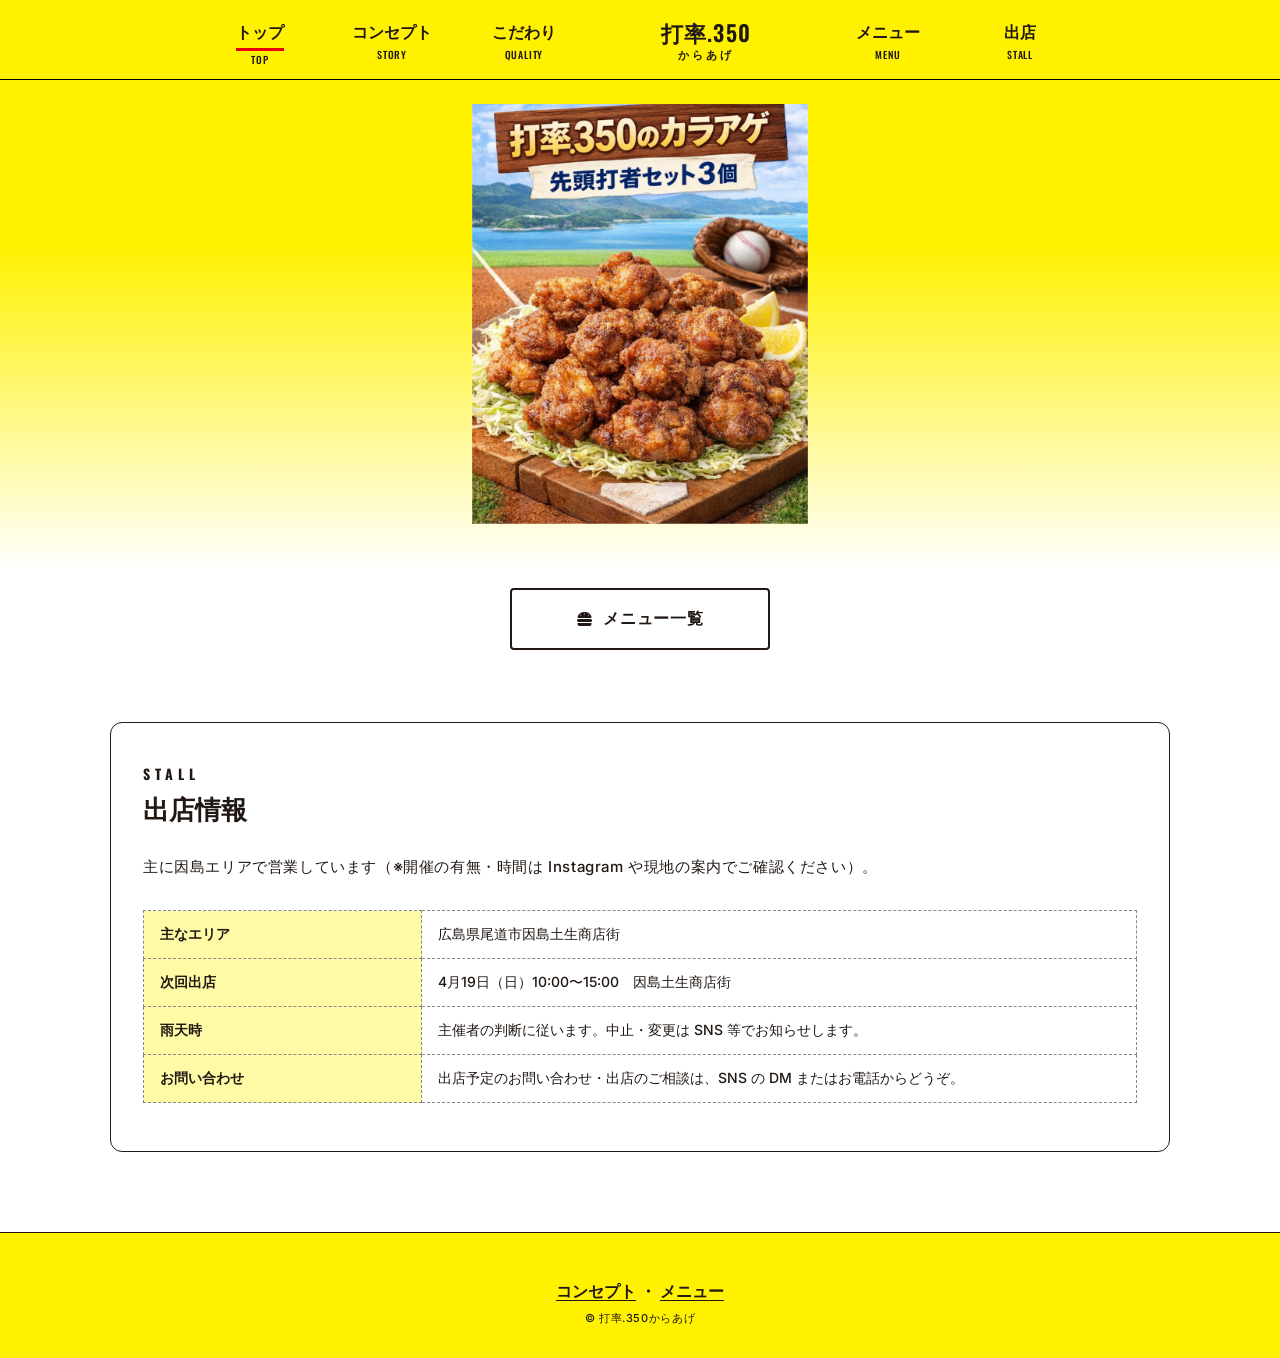
<file: index.html>
<!DOCTYPE html>
<html lang="ja">
<head>
  <meta charset="UTF-8" />
  <meta name="viewport" content="width=device-width, initial-scale=1, viewport-fit=cover" />
  <title>打率.350のからあげ | 因島マルシェの、ヒットの味</title>
  <meta name="description" content="因島のマルシェで味わう打率.350のからあげ。よさそう＆おいしそうを一度に。買える場所もすぐわかります。" />
  <link rel="preconnect" href="https://fonts.googleapis.com" />
  <link rel="preconnect" href="https://fonts.gstatic.com" crossorigin />
  <link href="https://fonts.googleapis.com/css2?family=Inter:wght@500;700&family=Oswald:wght@400;500;600&display=swap" rel="stylesheet" />
  <link rel="stylesheet" href="https://cdnjs.cloudflare.com/ajax/libs/font-awesome/6.5.1/css/all.min.css" crossorigin="anonymous" />
  <link rel="stylesheet" href="styles.css" />
</head>
<body>
  <div class="page">
    <header class="site-header">
      <div class="site-header__inner">
        <nav class="nav" aria-label="メインナビゲーション">
          <a class="nav__link is-current" href="index.html">
            <span class="nav__link-jp">トップ</span>
            <span class="nav__link-en">TOP</span>
          </a>
          <a class="nav__link" href="concept.html">
            <span class="nav__link-jp">コンセプト</span>
            <span class="nav__link-en">STORY</span>
          </a>
          <a class="nav__link" href="kodawari.html">
            <span class="nav__link-jp">こだわり</span>
            <span class="nav__link-en">QUALITY</span>
          </a>
          <a class="nav__logo nav__logo--text" href="index.html">
            <span class="nav__logo-main">打率.350</span>
            <span class="nav__logo-sub">からあげ</span>
          </a>
          <a class="nav__link" href="menu.html">
            <span class="nav__link-jp">メニュー</span>
            <span class="nav__link-en">MENU</span>
          </a>
          <a class="nav__link" href="#stall">
            <span class="nav__link-jp">出店</span>
            <span class="nav__link-en">STALL</span>
          </a>
        </nav>
      </div>
    </header>

    <main class="landing" id="top">
      <section class="landing-hero" aria-label="メインビジュアル">
        <img
          class="landing-hero__img"
          src="1.svg"
          alt="からあげ店頭POP"
          width="920"
          height="420"
        />
      </section>

      <div class="landing-cta">
        <a class="btn-cta" href="menu.html">
          <i class="fa-solid fa-burger" aria-hidden="true"></i>
          メニュー一覧
        </a>
      </div>

      <section class="stall-section" id="stall" aria-labelledby="stall-heading">
        <p class="stall-section__h2">STALL</p>
        <h2 class="stall-section__title" id="stall-heading">出店情報</h2>
        <p class="stall-section__lead">
          主に因島エリアで営業しています（※開催の有無・時間は Instagram や現地の案内でご確認ください）。
        </p>
        <table class="stall-table">
          <tbody>
            <tr>
              <th scope="row">主なエリア</th>
              <td>広島県尾道市因島土生商店街</td>
            </tr>
            <tr>
              <th scope="row">次回出店</th>
              <td>4月19日（日）10:00〜15:00　因島土生商店街</td>
            </tr>
            <tr>
              <th scope="row">雨天時</th>
              <td>主催者の判断に従います。中止・変更は SNS 等でお知らせします。</td>
            </tr>
            <tr>
              <th scope="row">お問い合わせ</th>
              <td>出店予定のお問い合わせ・出店のご相談は、SNS の DM またはお電話からどうぞ。</td>
            </tr>
          </tbody>
        </table>
      </section>
    </main>

    <footer class="site-footer--minimal">
      <a href="concept.html">コンセプト</a>
      ・
      <a href="menu.html">メニュー</a>
      <p>© 打率.350からあげ</p>
    </footer>
  </div>
</body>
</html>
</file>
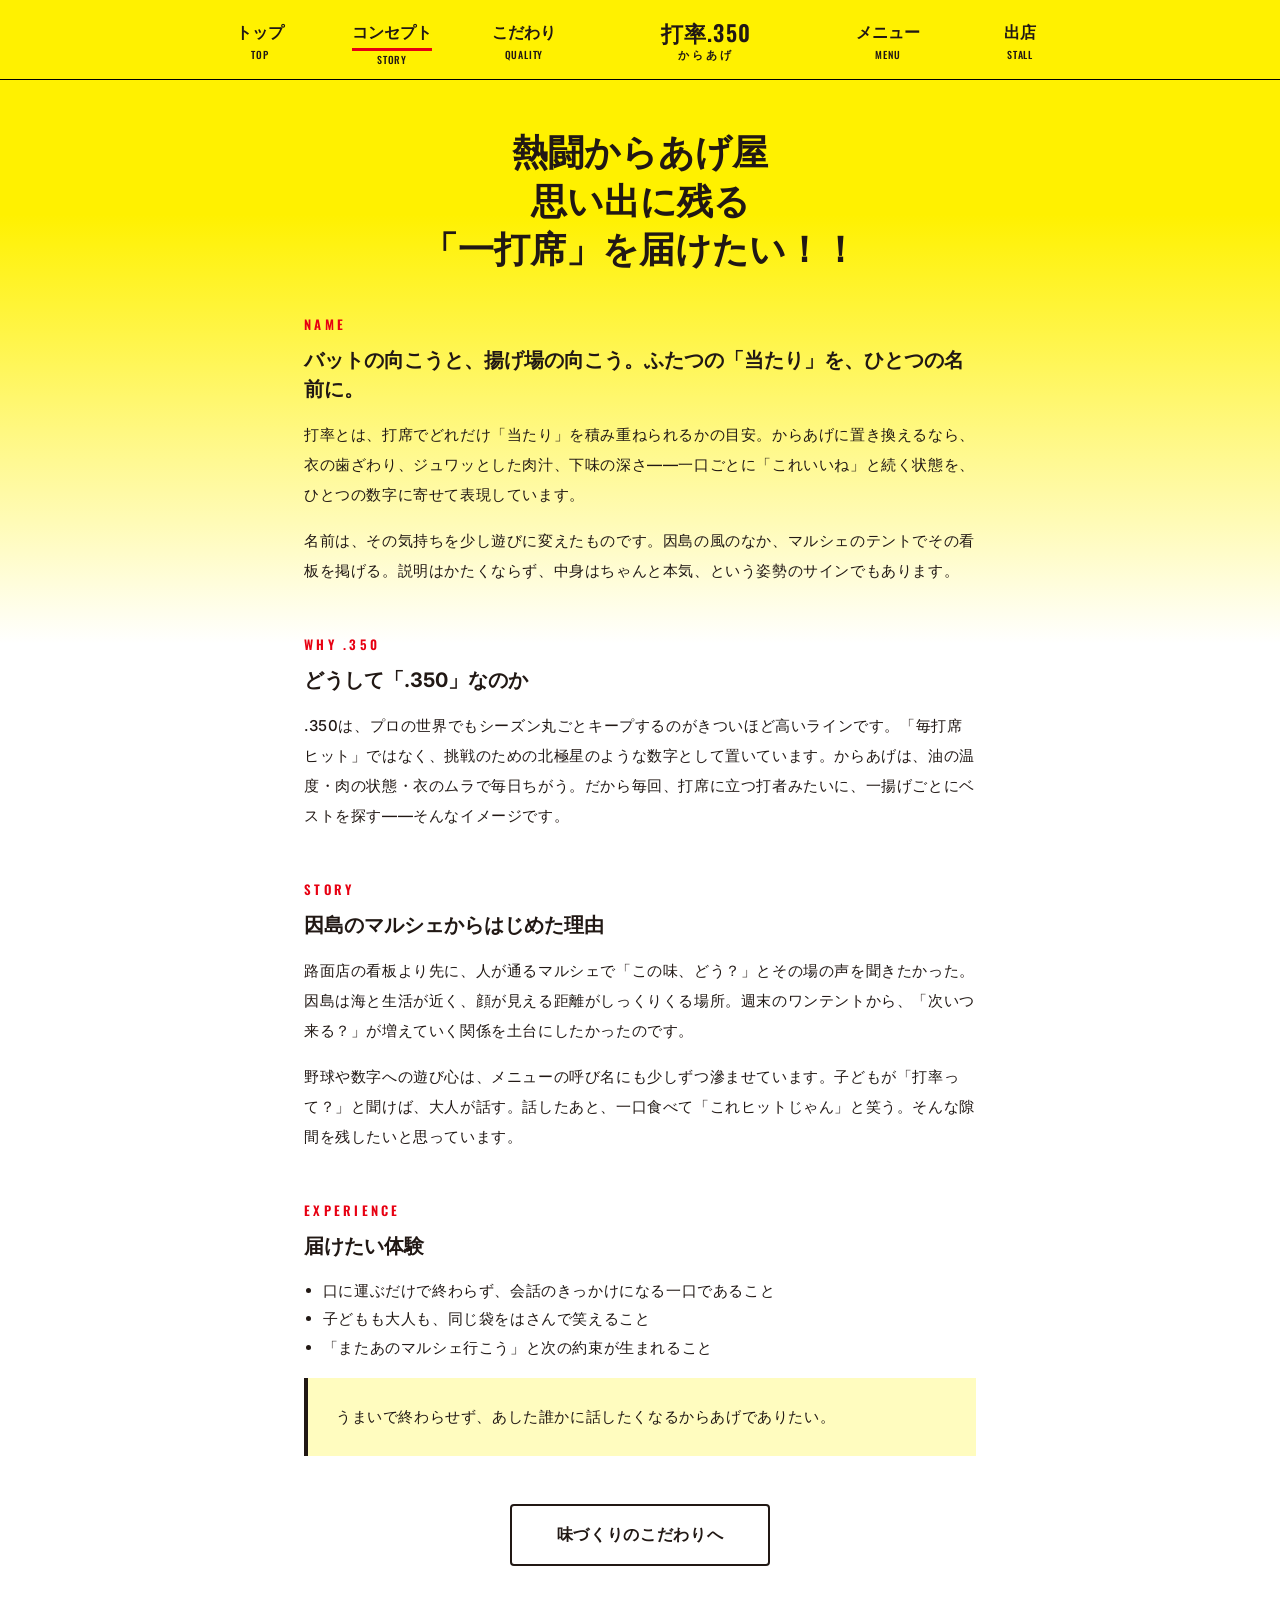
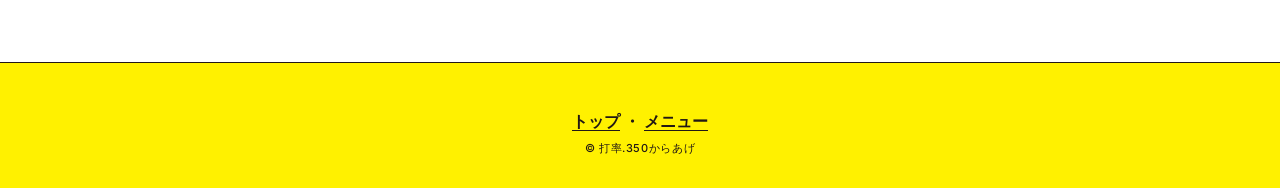
<file: concept.html>
<!DOCTYPE html>
<html lang="ja">
<head>
  <meta charset="UTF-8" />
  <meta name="viewport" content="width=device-width, initial-scale=1, viewport-fit=cover" />
  <title>コンセプト | 打率.350のからあげ</title>
  <meta name="description" content="打率.350という名前の意味、因島マルシェからのはじまり、そして食べたあとに会話が続く体験について。" />
  <link rel="preconnect" href="https://fonts.googleapis.com" />
  <link rel="preconnect" href="https://fonts.gstatic.com" crossorigin />
  <link href="https://fonts.googleapis.com/css2?family=Inter:wght@500;700&family=Oswald:wght@400;500;600&display=swap" rel="stylesheet" />
  <link rel="stylesheet" href="styles.css" />
</head>
<body>
  <div class="page page--sub">
    <header class="site-header">
      <div class="site-header__inner">
        <nav class="nav" aria-label="メインナビゲーション">
          <a class="nav__link" href="index.html">
            <span class="nav__link-jp">トップ</span>
            <span class="nav__link-en">TOP</span>
          </a>
          <a class="nav__link is-current" href="concept.html">
            <span class="nav__link-jp">コンセプト</span>
            <span class="nav__link-en">STORY</span>
          </a>
          <a class="nav__link" href="kodawari.html">
            <span class="nav__link-jp">こだわり</span>
            <span class="nav__link-en">QUALITY</span>
          </a>
          <a class="nav__logo nav__logo--text" href="index.html">
            <span class="nav__logo-main">打率.350</span>
            <span class="nav__logo-sub">からあげ</span>
          </a>
          <a class="nav__link" href="menu.html">
            <span class="nav__link-jp">メニュー</span>
            <span class="nav__link-en">MENU</span>
          </a>
          <a class="nav__link" href="index.html#stall">
            <span class="nav__link-jp">出店</span>
            <span class="nav__link-en">STALL</span>
          </a>
        </nav>
      </div>
    </header>

    <main class="content-page">
      <h1 class="content-page__h1">熱闘からあげ屋<br />思い出に残る<br />「一打席」を届けたい！！</h1>

      <article class="content-block">
        <h2>NAME</h2>
        <h3>バットの向こうと、揚げ場の向こう。ふたつの「当たり」を、ひとつの名前に。</h3>
        <p>
          打率とは、打席でどれだけ「当たり」を積み重ねられるかの目安。からあげに置き換えるなら、衣の歯ざわり、ジュワッとした肉汁、下味の深さ——一口ごとに「これいいね」と続く状態を、ひとつの数字に寄せて表現しています。
        </p>
        <p>
          名前は、その気持ちを少し遊びに変えたものです。因島の風のなか、マルシェのテントでその看板を掲げる。説明はかたくならず、中身はちゃんと本気、という姿勢のサインでもあります。
        </p>
      </article>

      <article class="content-block">
        <h2>WHY .350</h2>
        <h3>どうして「.350」なのか</h3>
        <p>
          .350は、プロの世界でもシーズン丸ごとキープするのがきついほど高いラインです。「毎打席ヒット」ではなく、挑戦のための北極星のような数字として置いています。からあげは、油の温度・肉の状態・衣のムラで毎日ちがう。だから毎回、打席に立つ打者みたいに、一揚げごとにベストを探す——そんなイメージです。
        </p>
      </article>

      <article class="content-block">
        <h2>STORY</h2>
        <h3>因島のマルシェからはじめた理由</h3>
        <p>
          路面店の看板より先に、人が通るマルシェで「この味、どう？」とその場の声を聞きたかった。因島は海と生活が近く、顔が見える距離がしっくりくる場所。週末のワンテントから、「次いつ来る？」が増えていく関係を土台にしたかったのです。
        </p>
        <p>
          野球や数字への遊び心は、メニューの呼び名にも少しずつ滲ませています。子どもが「打率って？」と聞けば、大人が話す。話したあと、一口食べて「これヒットじゃん」と笑う。そんな隙間を残したいと思っています。
        </p>
      </article>

      <article class="content-block">
        <h2>EXPERIENCE</h2>
        <h3>届けたい体験</h3>
        <ul>
          <li>口に運ぶだけで終わらず、会話のきっかけになる一口であること</li>
          <li>子どもも大人も、同じ袋をはさんで笑えること</li>
          <li>「またあのマルシェ行こう」と次の約束が生まれること</li>
        </ul>
        <p class="pull-quote">
          うまいで終わらせず、あした誰かに話したくなるからあげでありたい。
        </p>
      </article>

      <p style="text-align: center; margin-top: 48px;">
        <a class="btn-cta" href="kodawari.html">味づくりのこだわりへ</a>
      </p>
    </main>

    <footer class="site-footer--minimal">
      <a href="index.html">トップ</a>
      ・
      <a href="menu.html">メニュー</a>
      <p>© 打率.350からあげ</p>
    </footer>
  </div>
</body>
</html>
</file>
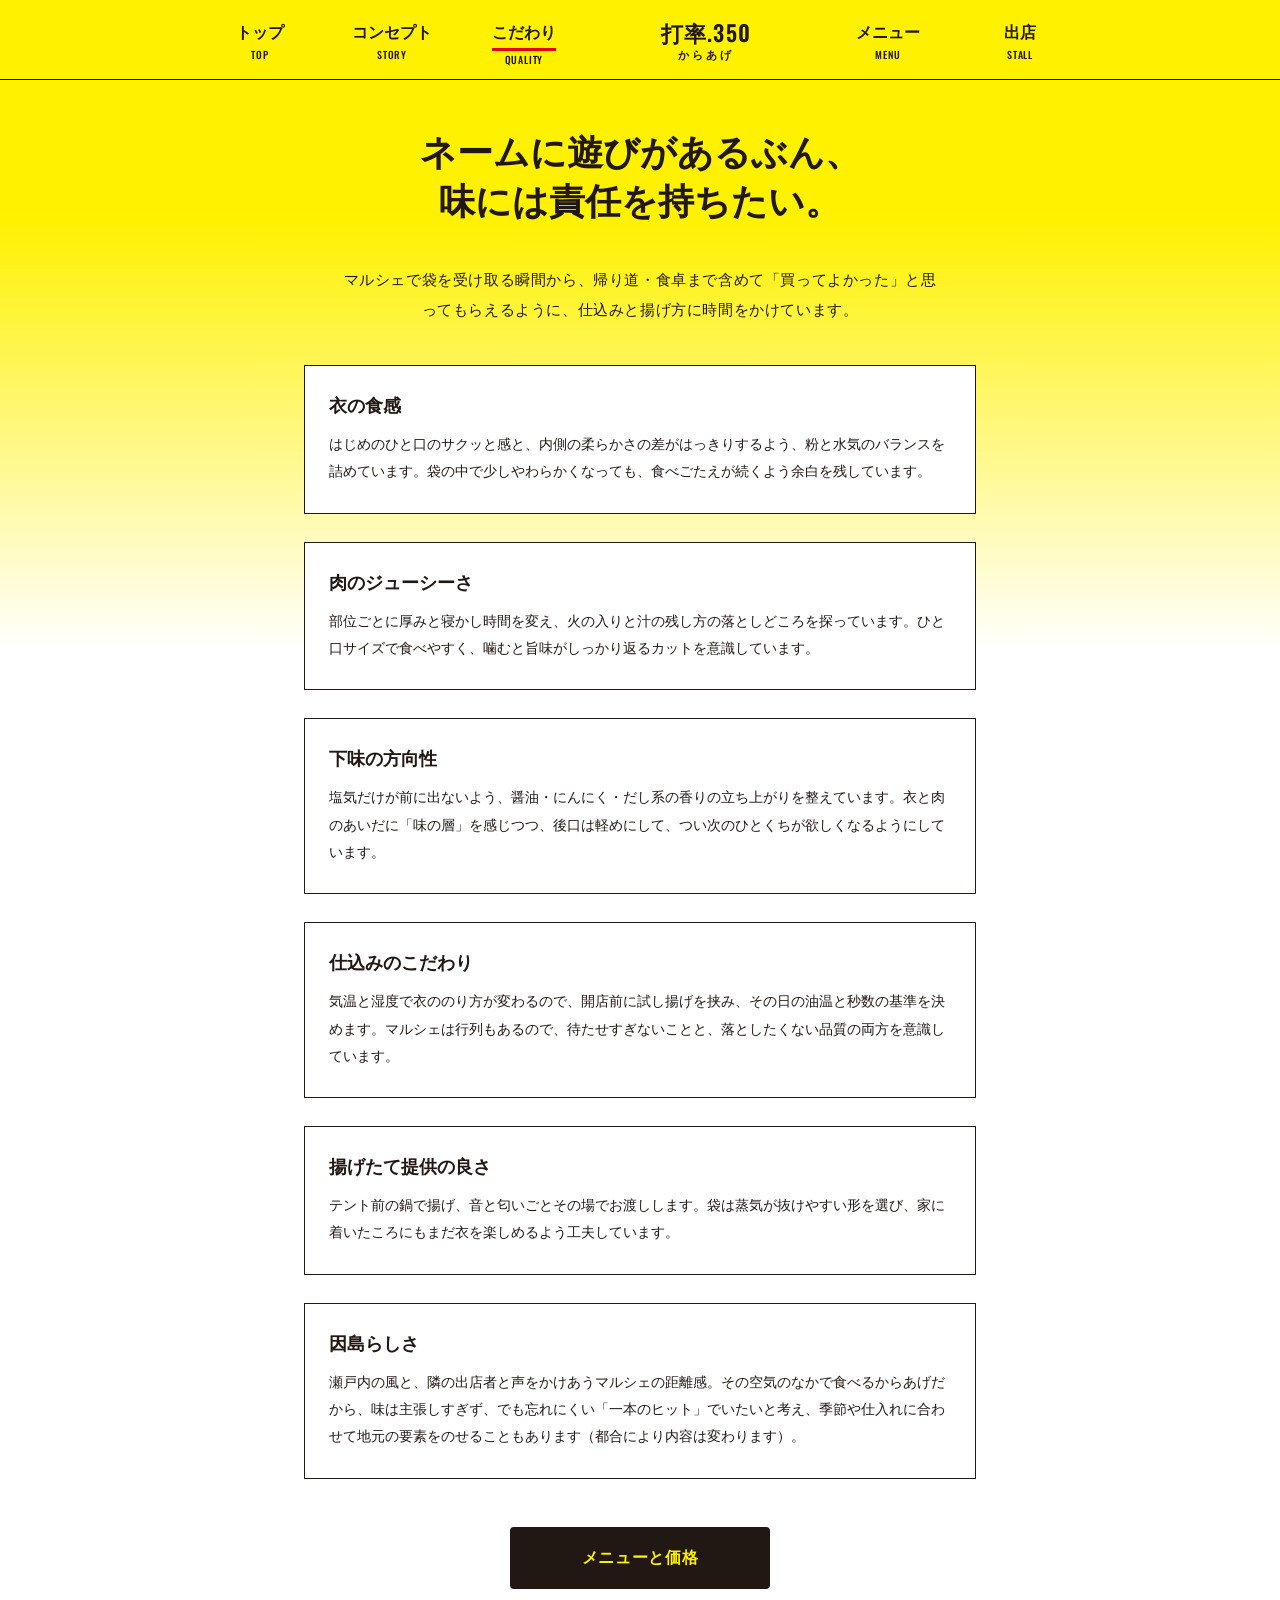
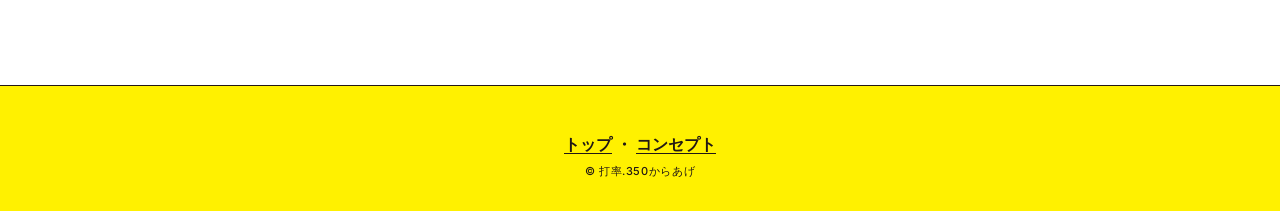
<file: kodawari.html>
<!DOCTYPE html>
<html lang="ja">
<head>
  <meta charset="UTF-8" />
  <meta name="viewport" content="width=device-width, initial-scale=1, viewport-fit=cover" />
  <title>こだわり | 打率.350のからあげ</title>
  <meta name="description" content="衣・肉汁・下味・仕込み・揚げたて・因島の空気感。からあげの強みを言葉でまとめました。" />
  <link rel="preconnect" href="https://fonts.googleapis.com" />
  <link rel="preconnect" href="https://fonts.gstatic.com" crossorigin />
  <link href="https://fonts.googleapis.com/css2?family=Inter:wght@500;700&family=Oswald:wght@400;500;600&display=swap" rel="stylesheet" />
  <link rel="stylesheet" href="styles.css" />
</head>
<body>
  <div class="page page--sub">
    <header class="site-header">
      <div class="site-header__inner">
        <nav class="nav" aria-label="メインナビゲーション">
          <a class="nav__link" href="index.html">
            <span class="nav__link-jp">トップ</span>
            <span class="nav__link-en">TOP</span>
          </a>
          <a class="nav__link" href="concept.html">
            <span class="nav__link-jp">コンセプト</span>
            <span class="nav__link-en">STORY</span>
          </a>
          <a class="nav__link is-current" href="kodawari.html">
            <span class="nav__link-jp">こだわり</span>
            <span class="nav__link-en">QUALITY</span>
          </a>
          <a class="nav__logo nav__logo--text" href="index.html">
            <span class="nav__logo-main">打率.350</span>
            <span class="nav__logo-sub">からあげ</span>
          </a>
          <a class="nav__link" href="menu.html">
            <span class="nav__link-jp">メニュー</span>
            <span class="nav__link-en">MENU</span>
          </a>
          <a class="nav__link" href="index.html#stall">
            <span class="nav__link-jp">出店</span>
            <span class="nav__link-en">STALL</span>
          </a>
        </nav>
      </div>
    </header>

    <main class="content-page">
      <h1 class="content-page__h1">ネームに遊びがあるぶん、<br />味には責任を持ちたい。</h1>

      <p style="font-size: 15px; font-weight: 500; line-height: 2; letter-spacing: 0.04em; text-align: center; max-width: 40em; margin: 0 auto 40px;">
        マルシェで袋を受け取る瞬間から、帰り道・食卓まで含めて「買ってよかった」と思ってもらえるように、仕込みと揚げ方に時間をかけています。
      </p>

      <div class="kodawari-grid">
        <article class="kodawari-card">
          <h3>衣の食感</h3>
          <p>
            はじめのひと口のサクッと感と、内側の柔らかさの差がはっきりするよう、粉と水気のバランスを詰めています。袋の中で少しやわらかくなっても、食べごたえが続くよう余白を残しています。
          </p>
        </article>
        <article class="kodawari-card">
          <h3>肉のジューシーさ</h3>
          <p>
            部位ごとに厚みと寝かし時間を変え、火の入りと汁の残し方の落としどころを探っています。ひと口サイズで食べやすく、噛むと旨味がしっかり返るカットを意識しています。
          </p>
        </article>
        <article class="kodawari-card">
          <h3>下味の方向性</h3>
          <p>
            塩気だけが前に出ないよう、醤油・にんにく・だし系の香りの立ち上がりを整えています。衣と肉のあいだに「味の層」を感じつつ、後口は軽めにして、つい次のひとくちが欲しくなるようにしています。
          </p>
        </article>
        <article class="kodawari-card">
          <h3>仕込みのこだわり</h3>
          <p>
            気温と湿度で衣ののり方が変わるので、開店前に試し揚げを挟み、その日の油温と秒数の基準を決めます。マルシェは行列もあるので、待たせすぎないことと、落としたくない品質の両方を意識しています。
          </p>
        </article>
        <article class="kodawari-card">
          <h3>揚げたて提供の良さ</h3>
          <p>
            テント前の鍋で揚げ、音と匂いごとその場でお渡しします。袋は蒸気が抜けやすい形を選び、家に着いたころにもまだ衣を楽しめるよう工夫しています。
          </p>
        </article>
        <article class="kodawari-card">
          <h3>因島らしさ</h3>
          <p>
            瀬戸内の風と、隣の出店者と声をかけあうマルシェの距離感。その空気のなかで食べるからあげだから、味は主張しすぎず、でも忘れにくい「一本のヒット」でいたいと考え、季節や仕入れに合わせて地元の要素をのせることもあります（都合により内容は変わります）。
          </p>
        </article>
      </div>

      <p style="text-align: center; margin-top: 48px;">
        <a class="btn-cta btn-cta--primary" href="menu.html">メニューと価格</a>
      </p>
    </main>

    <footer class="site-footer--minimal">
      <a href="index.html">トップ</a>
      ・
      <a href="concept.html">コンセプト</a>
      <p>© 打率.350からあげ</p>
    </footer>
  </div>
</body>
</html>
</file>
<file: styles.css>
/* ミツボシカラアゲ — Figma (html.to.design) 1920w light 準拠 */
:root {
  --yellow: #fff100;
  --yellow-deep: #fffe6a;
  --ink: #211814;
  --ink-2: #231816;
  --ink-3: #1f1813;
  --white: #ffffff;
  --red-star: #e70012;
  --gray-line: #888888;
  --gray-note: #888888;
  --max: 1920px;
  --content: 1060px;
  --hero-inner: 1350px;
  --font-body: "Inter", sans-serif;
  --font-display: "Oswald", sans-serif;
}

*,
*::before,
*::after {
  box-sizing: border-box;
}

html {
  scroll-behavior: smooth;
}

body {
  margin: 0;
  font-family: var(--font-body);
  font-weight: 700;
  color: var(--ink);
  background: var(--white);
  -webkit-font-smoothing: antialiased;
}

img {
  max-width: 100%;
  height: auto;
  vertical-align: middle;
  display: block;
}

a {
  color: inherit;
  text-decoration: none;
}

.page {
  max-width: var(--max);
  margin: 0 auto;
  min-height: 100vh;
  background: linear-gradient(180deg, var(--yellow) 0%, var(--yellow) 18%, var(--white) 42%);
}

/* ----- Header ----- */
.site-header {
  position: sticky;
  top: 0;
  z-index: 100;
  height: 80px;
  background: var(--yellow);
  border-bottom: 1px solid #000;
}

.site-header__inner {
  max-width: var(--max);
  margin: 0 auto;
  padding: 20px 285px 0;
  display: flex;
  align-items: flex-start;
  justify-content: center;
}

.nav {
  display: flex;
  align-items: flex-start;
  gap: 0;
  width: 1350px;
  justify-content: space-between;
}

.nav__link {
  display: flex;
  flex-direction: column;
  align-items: center;
  text-align: center;
  min-width: 120px;
  padding: 0 8px;
}

.nav__link-jp {
  font-size: 16px;
  font-weight: 700;
  line-height: 1.6;
  color: var(--ink);
}

.nav__link-en {
  font-family: var(--font-display);
  font-weight: 500;
  font-size: 10px;
  letter-spacing: 0.08em;
  line-height: 1.8;
  color: var(--ink);
}

.nav__deco {
  width: 10px;
  height: 25px;
  margin-top: 8px;
  object-fit: contain;
  opacity: 0.9;
}

.nav__logo {
  flex-shrink: 0;
  width: 188px;
  height: auto;
  margin: 0 16px;
}

.nav__logo img {
  width: 100%;
}

/* ----- Hero ----- */
.hero {
  position: relative;
  padding: 0 285px;
  padding-bottom: 0;
}

.hero__frame {
  position: relative;
  width: var(--hero-inner);
  max-width: 100%;
  margin: 0 auto;
  border: 1px solid var(--ink-2);
  background: #000;
  aspect-ratio: 1350 / 702;
  overflow: hidden;
}

.hero__slides {
  position: absolute;
  inset: 1px;
}

.hero__slide {
  position: absolute;
  inset: 0;
  opacity: 0;
  transition: opacity 0.6s ease;
}

.hero__slide.is-active {
  opacity: 1;
}

.hero__slide img {
  width: 100%;
  height: 100%;
  object-fit: cover;
}

.hero__btn {
  position: absolute;
  top: 50%;
  transform: translateY(-50%);
  width: 56px;
  height: 56px;
  border: none;
  background: var(--ink);
  color: var(--white);
  cursor: pointer;
  display: flex;
  align-items: center;
  justify-content: center;
  font-size: 22px;
  z-index: 2;
}

.hero__btn--prev {
  left: -29px;
}

.hero__btn--next {
  right: -29px;
}

.hero__tagline {
  position: relative;
  width: min(1135px, 94vw);
  margin: -50px auto 0;
  z-index: 3;
  border: 1px solid var(--ink-2);
  border-bottom: none;
  background: var(--yellow);
  padding: 0;
}

.hero__tagline img {
  width: 100%;
}

/* ----- News ----- */
.news {
  width: min(var(--content), calc(100% - 48px));
  margin: 80px auto 0;
  background: var(--white);
  border-radius: 10px;
  padding: 40px 80px 32px;
  box-shadow: 0 1px 0 rgba(0, 0, 0, 0.06);
}

.news__row {
  display: flex;
  flex-wrap: wrap;
  gap: 8px 16px;
  align-items: baseline;
}

.news__date {
  font-family: var(--font-display);
  font-weight: 600;
  font-size: 10px;
  letter-spacing: 0.1em;
  line-height: 1.8;
}

.news__title {
  font-size: 13px;
  font-weight: 700;
  line-height: 1.8;
}

.news__label {
  margin-top: 8px;
  display: inline-flex;
  align-items: center;
  gap: 8px;
  border-left: 3px solid var(--ink-3);
  padding-left: 20px;
  font-family: var(--font-display);
  font-weight: 600;
  font-size: 10px;
  letter-spacing: 0.3em;
  line-height: 1.8;
}

.news__more {
  margin-top: 16px;
  display: flex;
  align-items: center;
  justify-content: flex-end;
  gap: 6px;
  font-family: var(--font-display);
  font-weight: 600;
  font-size: 12px;
  letter-spacing: 0.1em;
}

.news__more img {
  width: 51px;
  height: auto;
}

/* ----- Intro: rice + carousel ----- */
.intro-block {
  margin-top: 100px;
  padding: 0 415px 80px;
  position: relative;
}

.intro-rice {
  display: grid;
  grid-template-columns: 460px 1fr;
  gap: 48px 109px;
  align-items: start;
  max-width: 1090px;
  margin: 0 auto;
}

.intro-rice__photo {
  border-radius: 0;
}

.intro-rice__photo img {
  width: 460px;
  max-width: 100%;
}

.intro-rice__heading img {
  max-width: 491px;
}

.intro-rice__text {
  grid-column: 2;
  font-size: 15px;
  font-weight: 700;
  line-height: 2;
  letter-spacing: 0.06em;
  max-width: 440px;
}

.deco-curve {
  position: absolute;
  right: 0;
  top: 0;
  width: min(634px, 35vw);
  pointer-events: none;
  opacity: 1;
}

.carousel-section {
  margin-top: 48px;
  position: relative;
  max-width: 1100px;
}

.carousel-main {
  position: relative;
  aspect-ratio: 1100 / 580;
  overflow: hidden;
  background: #111;
}

.carousel-main__slide {
  position: absolute;
  inset: 0;
  opacity: 0;
  transition: opacity 0.5s ease;
}

.carousel-main__slide.is-active {
  opacity: 1;
}

.carousel-main__slide img {
  width: 100%;
  height: 100%;
  object-fit: cover;
}

.carousel-dots {
  display: flex;
  gap: 8px;
  justify-content: center;
  margin-top: 16px;
}

.carousel-dots button {
  width: 16px;
  height: 16px;
  border: none;
  background: transparent;
  color: var(--yellow);
  font-size: 15px;
  cursor: pointer;
  opacity: 0.5;
  padding: 0;
  line-height: 1;
}

.carousel-dots button.is-active {
  opacity: 1;
}

.intro-yellow-panel {
  position: absolute;
  right: -90px;
  top: 240px;
  width: min(620px, 40vw);
  background: var(--white);
  padding: 80px 70px 48px;
  z-index: 2;
}

.intro-yellow-panel__heading img {
  max-width: 100%;
  margin-bottom: 16px;
}

.intro-yellow-panel__sub {
  background: var(--ink-2);
  color: var(--white);
  font-size: 13px;
  font-weight: 700;
  letter-spacing: 0.06em;
  line-height: 1.4;
  padding: 4px 12px;
  display: inline-block;
  margin-bottom: 24px;
}

.intro-yellow-panel__body {
  font-size: 15px;
  font-weight: 700;
  line-height: 2;
  letter-spacing: 0.06em;
}

/* ----- Intro: 揚げたて + 写真行（Figma intro__block 01） ----- */
.intro-fry {
  display: grid;
  grid-template-columns: minmax(380px, 1fr) minmax(400px, 1.2fr);
  grid-template-rows: auto auto;
  gap: 0;
  margin-top: 100px;
  max-width: var(--max);
  margin-left: auto;
  margin-right: auto;
  align-items: start;
}

.intro-fry__text {
  padding: 120px 48px 48px min(430px, 12vw);
  grid-column: 1;
  grid-row: 1;
}

.intro-fry__text .heading-img {
  max-width: 438px;
  margin-bottom: 24px;
}

.intro-fry__copy {
  font-size: 15px;
  font-weight: 700;
  line-height: 2;
  letter-spacing: 0.06em;
  max-width: 400px;
  margin: 0;
}

.intro-fry__photo {
  grid-column: 2;
  grid-row: 1;
  min-height: 400px;
}

.intro-fry__photo img {
  width: 100%;
  height: 100%;
  min-height: 500px;
  object-fit: cover;
  object-position: center;
}

.intro-fry__chicken {
  grid-column: 2;
  grid-row: 2;
  margin-top: -80px;
  position: relative;
  z-index: 1;
}

.intro-fry__chicken img {
  width: 100%;
  max-width: 1056px;
  margin-left: auto;
  display: block;
  object-fit: cover;
}

/* ----- WHAT'S block ----- */
.whats {
  max-width: 1060px;
  margin: 80px auto 0;
  padding: 8px 0 48px;
  border-left: 3px solid var(--ink);
  border-top: 1px solid var(--ink);
}

.whats__inner {
  padding: 48px 48px 40px 24px;
  display: grid;
  grid-template-columns: 280px 1fr;
  gap: 32px 48px;
  align-items: start;
}

.whats__vertical {
  font-family: var(--font-display);
  font-weight: 500;
  font-size: 10px;
  letter-spacing: 0.38em;
  writing-mode: vertical-rl;
  text-orientation: mixed;
  line-height: 1.8;
  grid-row: 1 / span 3;
  justify-self: start;
  padding-top: 8px;
}

.whats__logo img {
  max-width: 265px;
}

.whats__title-bar {
  background: var(--ink-2);
  color: var(--white);
  text-align: center;
  font-size: 13px;
  font-weight: 700;
  letter-spacing: 0.06em;
  padding: 4px 24px;
  margin-bottom: 16px;
  display: inline-block;
  min-width: 280px;
}

.whats__text {
  font-size: 15px;
  font-weight: 700;
  line-height: 2;
  letter-spacing: 0.06em;
}

.whats__note {
  margin-top: 16px;
}

/* ----- MENU (dark) ----- */
.menu-section {
  margin-top: 120px;
  background: var(--ink);
  color: var(--white);
  padding: 100px 270px 120px;
}

.menu-section__title {
  text-align: center;
  margin-bottom: 24px;
}

.menu-section__stars {
  font-family: var(--font-display);
  font-weight: 500;
  font-size: 24px;
  letter-spacing: 0.53em;
  color: var(--red-star);
  margin-bottom: 8px;
}

.menu-section__h2 {
  font-family: var(--font-display);
  font-weight: 500;
  font-size: clamp(40px, 5vw, 64px);
  letter-spacing: 0.2em;
  line-height: 1.4;
  margin: 0;
}

.menu-section__rule {
  max-width: 450px;
  margin: 32px auto 0;
  border-top: 1px solid var(--gray-line);
  padding-top: 12px;
  text-align: center;
  font-size: 13px;
  font-weight: 500;
  color: var(--white);
}

.menu-category {
  max-width: var(--content);
  margin: 48px auto 0;
}

.menu-category__head {
  display: flex;
  align-items: flex-end;
  gap: 16px;
  padding-bottom: 12px;
  border-bottom: 1px dashed var(--gray-line);
  margin-bottom: 24px;
}

.menu-category__star {
  color: var(--red-star);
  font-size: 20px;
  font-weight: 700;
  line-height: 1.8;
}

.menu-category__jp {
  font-size: 40px;
  font-weight: 700;
  line-height: 1.8;
}

.menu-category__en {
  font-family: var(--font-display);
  font-weight: 500;
  font-size: 10px;
  letter-spacing: 0.8em;
  margin-bottom: 8px;
}

.menu-grid {
  display: grid;
  grid-template-columns: repeat(3, 1fr);
  gap: 32px 24px;
}

.menu-item__photo {
  margin-bottom: 12px;
}

.menu-item__photo img {
  width: 100%;
  max-height: 200px;
  object-fit: cover;
}

.menu-item__h4 {
  font-size: 26px;
  font-weight: 700;
  text-align: center;
  line-height: 1.8;
  margin: 0 0 8px;
}

.menu-item__desc {
  font-size: 13px;
  font-weight: 500;
  line-height: 1.8;
  margin-bottom: 12px;
}

.price-rows {
  display: flex;
  flex-direction: column;
  gap: 0;
}

.price-row {
  display: grid;
  grid-template-columns: 1fr 60px;
  align-items: center;
  border-top: 1px dashed var(--gray-line);
  padding: 8px 0;
  font-size: 13px;
}

.price-row__label {
  font-weight: 500;
  text-align: right;
  padding-right: 12px;
}

.price-row__price {
  font-family: var(--font-display);
  font-weight: 400;
  font-size: 13px;
  letter-spacing: 0.2em;
}

.menu-note-yellow {
  color: var(--yellow);
  font-size: 14px;
  font-weight: 500;
  line-height: 1.8;
  margin-left: auto;
  text-align: right;
  flex: 1;
}

.bento-grid {
  display: grid;
  grid-template-columns: repeat(3, 1fr);
  gap: 40px 32px;
}

.bento-card__img-wrap {
  position: relative;
  margin-bottom: 12px;
}

.bento-card__img-wrap .badge {
  position: absolute;
  left: 0;
  top: -10px;
  width: 78px;
}

.bento-card__h4 {
  font-size: 26px;
  font-weight: 700;
  margin: 0 0 4px;
}

.bento-card__price {
  font-family: var(--font-display);
  font-size: 15px;
  letter-spacing: 0.2em;
  margin-bottom: 8px;
}

.bento-card__desc {
  font-size: 13px;
  font-weight: 500;
  line-height: 1.8;
}

.bento-card__note {
  font-size: 11px;
  font-weight: 700;
  margin-top: 8px;
}

/* ----- Shop promo ----- */
.shop-promo {
  position: relative;
  min-height: 591px;
  max-width: var(--max);
  margin: 0 auto;
  padding: 140px min(430px, 5vw) 100px;
}

.shop-promo__bg {
  position: absolute;
  right: 0;
  top: 0;
  width: 50%;
  max-width: 960px;
  height: 100%;
  min-height: 591px;
  background: linear-gradient(110deg, rgba(255, 241, 0, 0.35) 0%, rgba(31, 24, 19, 0.08) 100%);
  z-index: 0;
  pointer-events: none;
}

.shop-promo__cards {
  position: relative;
  z-index: 1;
  display: flex;
  flex-wrap: wrap;
  gap: 48px 64px;
  justify-content: center;
  align-items: flex-start;
}

.shop-promo__card {
  width: min(498px, 100%);
  border: 1px solid var(--ink);
  background: var(--white);
  text-align: center;
  padding-bottom: 48px;
}

.shop-promo__card img {
  width: 100%;
  display: block;
}

.shop-promo__label {
  display: inline-flex;
  align-items: center;
  gap: 12px;
  background: var(--yellow);
  border: 1px solid var(--ink-3);
  border-bottom: none;
  padding: 14px 48px;
  margin-top: -24px;
  font-size: 26px;
  font-weight: 700;
}

.shop-promo__h3 {
  font-family: var(--font-display);
  font-size: 64px;
  font-weight: 500;
  letter-spacing: 0.2em;
  margin: 16px 0 0;
  color: var(--ink);
}

/* ----- Contact ----- */
.contact {
  padding: 80px 415px 120px;
}

.contact__title {
  text-align: center;
  margin-bottom: 48px;
}

.contact__stars {
  font-family: var(--font-display);
  font-size: 24px;
  color: var(--red-star);
  letter-spacing: 0.53em;
}

.contact__h2 {
  font-family: var(--font-display);
  font-size: 64px;
  font-weight: 500;
  letter-spacing: 0.2em;
  margin: 8px 0 0;
}

.contact__lead {
  text-align: center;
  font-size: 15px;
  font-weight: 500;
  line-height: 2;
  max-width: 720px;
  margin: 40px auto 48px;
}

.store-list {
  max-width: 1090px;
  margin: 0 auto;
  display: flex;
  flex-direction: column;
  gap: 0;
}

.store-item {
  border-top: 1px solid var(--gray-line);
  padding: 28px 0 24px;
  display: grid;
  grid-template-columns: 1fr auto;
  gap: 12px 24px;
  align-items: start;
}

.store-item__head {
  display: flex;
  align-items: center;
  gap: 8px;
  flex-wrap: wrap;
}

.store-item__star {
  color: var(--red-star);
  font-size: 15px;
}

.store-item__name {
  font-size: 26px;
  font-weight: 700;
}

.store-item__phone {
  display: inline-flex;
  align-items: center;
  gap: 8px;
  font-size: 20px;
  font-weight: 700;
}

.store-item__phone img {
  width: 20px;
  height: 20px;
}

.store-item__hours {
  font-size: 13px;
  font-weight: 700;
  grid-column: 1 / -1;
}

.store-item__tag {
  background: var(--ink-3);
  color: var(--yellow);
  font-family: var(--font-display);
  font-size: 12px;
  font-weight: 500;
  letter-spacing: 0.08em;
  padding: 8px 20px;
  justify-self: end;
  align-self: start;
}

/* ----- Footer ----- */
.site-footer {
  position: relative;
  padding-top: 120px;
  min-height: 520px;
  background: var(--yellow);
}

.site-footer__pagetop {
  text-align: center;
  margin-bottom: 40px;
}

.site-footer__pagetop a {
  font-family: var(--font-display);
  font-size: 12px;
  letter-spacing: 0.1em;
  font-weight: 600;
  display: inline-flex;
  flex-direction: column;
  align-items: center;
  gap: 8px;
}

.site-footer__main {
  position: relative;
  background: var(--yellow);
  border: 1px solid var(--ink-3);
  border-radius: 0;
  max-width: 860px;
  margin: 0 auto;
  padding: 48px 24px 80px;
  text-align: center;
}

.site-footer__bag {
  position: absolute;
  left: -40px;
  top: 40px;
  width: 120px;
  opacity: 0.95;
}

.site-footer__logo img {
  width: 206px;
  margin: 0 auto 24px;
}

.site-footer__ig {
  display: inline-flex;
  align-items: center;
  justify-content: center;
  width: 44px;
  height: 44px;
  border-radius: 44px;
  background: var(--ink-3);
  color: var(--yellow);
  font-size: 20px;
  margin-bottom: 24px;
}

.site-footer__copy {
  font-family: var(--font-display);
  font-weight: 400;
  font-size: 10px;
  letter-spacing: 0.1em;
  color: var(--ink);
}

@media (max-width: 1600px) {
  .site-header__inner,
  .hero,
  .intro-block,
  .menu-section,
  .contact {
    padding-left: 24px;
    padding-right: 24px;
  }

  .nav {
    width: 100%;
    flex-wrap: wrap;
    justify-content: center;
    gap: 12px;
  }

  .intro-yellow-panel {
    position: relative;
    right: auto;
    top: auto;
    width: 100%;
    margin-top: 32px;
  }

  .intro-fry {
    grid-template-columns: 1fr;
  }

  .intro-fry__text {
    padding: 48px 24px;
    grid-column: 1;
    grid-row: 1;
  }

  .intro-fry__photo {
    grid-column: 1;
    grid-row: 2;
  }

  .intro-fry__photo img {
    min-height: 280px;
  }

  .intro-fry__chicken {
    grid-column: 1;
    grid-row: 3;
    margin-top: 0;
  }

  .shop-promo {
    padding: 48px 24px 80px;
  }

  .shop-promo__bg {
    width: 100%;
    max-width: none;
    height: 240px;
    min-height: 0;
    position: relative;
    margin-bottom: -120px;
  }

  .menu-grid,
  .bento-grid {
    grid-template-columns: 1fr;
  }

  .intro-rice {
    grid-template-columns: 1fr;
  }

  .intro-rice__text {
    grid-column: 1;
  }

  .deco-curve {
    display: none;
  }

  .whats__inner {
    grid-template-columns: 1fr;
  }

  .whats__vertical {
    writing-mode: horizontal-tb;
    grid-row: auto;
  }
}

/* タブレット〜スマホ: ナビは折り返さず横スクロール（複数行で縦に伸びるのを防ぐ） */
@media (max-width: 1023px) {
  .site-header {
    height: auto;
    min-height: 0;
  }

  .site-header__inner {
    padding-top: 10px;
    padding-bottom: 8px;
    padding-left: max(16px, env(safe-area-inset-left));
    padding-right: max(16px, env(safe-area-inset-right));
    align-items: stretch;
  }

  .nav {
    width: 100%;
    max-width: 100%;
    box-sizing: border-box;
    flex-wrap: nowrap;
    justify-content: flex-start;
    align-items: center;
    gap: 0;
    overflow-x: auto;
    overflow-y: hidden;
    -webkit-overflow-scrolling: touch;
    overscroll-behavior-x: contain;
    padding: 2px 0 8px;
    scrollbar-width: thin;
    scroll-snap-type: x proximity;
  }

  .nav__link,
  .nav__logo--text {
    flex: 0 0 auto;
    flex-shrink: 0;
    scroll-snap-align: start;
  }

  .nav__link {
    min-width: 0;
    padding: 8px 10px;
    min-height: 44px;
    box-sizing: border-box;
    justify-content: center;
  }

  .nav__link-jp {
    font-size: 14px;
    line-height: 1.25;
    white-space: nowrap;
  }

  .nav__link-en {
    font-size: 8px;
    letter-spacing: 0.06em;
    line-height: 1.25;
    white-space: nowrap;
  }

  .nav__logo--text {
    padding: 6px 12px;
    margin: 0 2px;
    text-decoration: none;
  }

  .nav__logo-main {
    font-size: 19px;
    line-height: 1.1;
    white-space: nowrap;
  }

  .nav__logo-sub {
    font-size: 10px;
    letter-spacing: 0.18em;
    line-height: 1.2;
    margin-top: 2px;
    white-space: nowrap;
  }
}

@media (max-width: 768px) {
  .hero__btn--prev {
    left: 8px;
  }

  .hero__btn--next {
    right: 8px;
  }

  .news {
    padding: 24px;
  }

  .contact__h2,
  .menu-section__h2 {
    font-size: 40px;
  }
}

/* ===== 打率.350 ブランド（マルシェ・野球モチーフ） ===== */
.page--sub {
  background: linear-gradient(180deg, var(--yellow) 0%, var(--yellow) 12%, var(--white) 36%);
}

.nav__logo--text {
  display: flex;
  flex-direction: column;
  align-items: center;
  justify-content: center;
  min-width: 140px;
  padding: 0 12px;
  text-decoration: none;
}

.nav__logo-main {
  font-family: var(--font-display);
  font-weight: 600;
  font-size: 22px;
  letter-spacing: 0.06em;
  line-height: 1.1;
  color: var(--ink);
}

.nav__logo-sub {
  font-size: 11px;
  font-weight: 700;
  letter-spacing: 0.28em;
  margin-top: 4px;
  color: var(--ink);
}

.nav__link.is-current .nav__link-jp {
  border-bottom: 3px solid var(--red-star);
  padding-bottom: 2px;
}

.landing {
  padding-bottom: 80px;
}

.landing-hero {
  max-width: var(--content);
  margin: 0 auto;
  padding: 24px 24px 16px;
}

.landing-hero__img {
  display: block;
  width: auto;
  max-width: min(100%, 920px);
  max-height: min(420px, 48vh);
  height: auto;
  margin: 0 auto;
}

.landing-cta {
  display: flex;
  flex-wrap: wrap;
  gap: 20px;
  justify-content: center;
  max-width: 720px;
  margin: 48px auto 0;
  padding: 0 24px;
}

.btn-cta {
  display: inline-flex;
  align-items: center;
  justify-content: center;
  gap: 10px;
  min-width: 260px;
  padding: 18px 28px;
  font-size: 16px;
  font-weight: 700;
  letter-spacing: 0.04em;
  border: 2px solid var(--ink);
  border-radius: 4px;
  background: var(--white);
  color: var(--ink);
  transition: background 0.2s, color 0.2s;
}

.btn-cta:hover {
  background: var(--ink);
  color: var(--yellow);
}

.btn-cta--primary {
  background: var(--ink);
  color: var(--yellow);
}

.btn-cta--primary:hover {
  background: var(--red-star);
  color: var(--white);
  border-color: var(--red-star);
}

.stall-section {
  max-width: var(--content);
  margin: 72px auto 0;
  padding: 40px 32px 48px;
  background: var(--white);
  border: 1px solid var(--ink-2);
  border-radius: 12px;
}

.stall-section__h2 {
  font-family: var(--font-display);
  font-size: 14px;
  letter-spacing: 0.35em;
  margin: 0 0 8px;
  color: var(--ink);
}

.stall-section__title {
  font-size: 26px;
  font-weight: 700;
  margin: 0 0 24px;
  line-height: 1.4;
}

.stall-section__lead {
  font-size: 15px;
  font-weight: 500;
  line-height: 2;
  letter-spacing: 0.04em;
  margin-bottom: 28px;
}

.stall-table {
  width: 100%;
  border-collapse: collapse;
  font-size: 14px;
  font-weight: 500;
}

.stall-table th,
.stall-table td {
  border: 1px dashed var(--gray-line);
  padding: 14px 16px;
  text-align: left;
  vertical-align: top;
}

.stall-table th {
  background: rgba(255, 241, 0, 0.35);
  font-weight: 700;
  width: 28%;
}

.stall-note {
  margin-top: 20px;
  font-size: 12px;
  font-weight: 500;
  color: #555;
  line-height: 1.7;
}

.site-footer--minimal {
  padding: 48px 24px 32px;
  text-align: center;
  background: var(--yellow);
  border-top: 1px solid var(--ink-2);
}

.site-footer--minimal p {
  margin: 8px 0 0;
  font-size: 11px;
  font-weight: 500;
  letter-spacing: 0.06em;
}

.site-footer--minimal a {
  font-weight: 700;
  text-decoration: underline;
  text-underline-offset: 3px;
}

.content-page {
  max-width: 720px;
  margin: 0 auto;
  padding: 48px 24px 80px;
}

.content-page__h1 {
  font-size: clamp(1.75rem, 4vw, 2.25rem);
  font-weight: 700;
  line-height: 1.35;
  margin: 0 0 40px;
  text-align: center;
}

.content-block {
  margin-bottom: 48px;
}

.content-block h2 {
  font-size: 13px;
  font-family: var(--font-display);
  letter-spacing: 0.25em;
  font-weight: 600;
  margin: 0 0 12px;
  color: var(--red-star);
}

.content-block h3 {
  font-size: 20px;
  font-weight: 700;
  margin: 0 0 16px;
  line-height: 1.45;
}

.content-block p {
  font-size: 15px;
  font-weight: 500;
  line-height: 2;
  letter-spacing: 0.04em;
  margin: 0 0 16px;
}

.content-block ul {
  margin: 0 0 16px;
  padding-left: 1.25em;
  font-size: 15px;
  font-weight: 500;
  line-height: 1.9;
  letter-spacing: 0.04em;
}

.pull-quote {
  margin: 32px 0;
  padding: 24px 28px;
  border-left: 4px solid var(--ink);
  background: rgba(255, 241, 0, 0.25);
  font-size: 17px;
  font-weight: 700;
  line-height: 1.65;
  letter-spacing: 0.03em;
}

.kodawari-grid {
  display: grid;
  gap: 28px;
  margin-top: 40px;
}

.kodawari-card {
  border: 1px solid var(--ink-2);
  padding: 28px 24px;
  background: var(--white);
}

.kodawari-card h3 {
  font-size: 18px;
  margin: 0 0 12px;
}

.kodawari-card p {
  font-size: 14px;
  font-weight: 500;
  line-height: 1.95;
  margin: 0;
}

.menu-page {
  max-width: 800px;
  margin: 0 auto;
  padding: 40px 24px 100px;
}

.menu-page__h1 {
  text-align: center;
  font-size: clamp(2rem, 5vw, 3rem);
  font-family: var(--font-display);
  font-weight: 600;
  letter-spacing: 0.15em;
  margin: 0 0 12px;
}

.menu-page__lead {
  text-align: center;
  font-size: 14px;
  font-weight: 500;
  line-height: 1.8;
  margin: 0 0 20px;
}

.menu-page__banner {
  margin: 0 auto 44px;
  padding: 0;
  max-width: 100%;
  text-align: center;
}

.menu-page__banner img {
  display: block;
  width: 100%;
  max-width: 720px;
  max-height: min(220px, 32vw);
  height: auto;
  margin: 0 auto;
  object-fit: contain;
  border-radius: 6px;
  box-shadow:
    0 4px 6px rgba(31, 24, 19, 0.06),
    0 16px 40px rgba(31, 24, 19, 0.1);
}

.menu-page__banner--section {
  margin-top: 4px;
  margin-bottom: 28px;
}

.menu-section-brand {
  margin-bottom: 48px;
}

.menu-section-brand__h2 {
  display: flex;
  align-items: center;
  gap: 12px;
  flex-wrap: wrap;
  font-size: 22px;
  font-weight: 700;
  margin: 0 0 8px;
  padding-bottom: 12px;
  border-bottom: 2px solid var(--ink);
}

.menu-section-brand__note {
  font-size: 13px;
  font-weight: 500;
  color: #444;
  margin: 0 0 20px;
}

.menu-picks {
  display: flex;
  flex-direction: column;
  gap: 16px;
  margin-bottom: 40px;
}

.menu-pick {
  position: relative;
  display: flex;
  flex-wrap: wrap;
  align-items: baseline;
  justify-content: space-between;
  gap: 8px 16px;
  padding: 20px 22px;
  border: 2px solid var(--red-star);
  background: linear-gradient(135deg, rgba(231, 0, 18, 0.06), transparent);
}

.menu-pick__badge {
  position: absolute;
  top: -12px;
  left: 18px;
  background: var(--red-star);
  color: var(--white);
  font-size: 11px;
  font-weight: 700;
  letter-spacing: 0.08em;
  padding: 4px 12px;
  border-radius: 2px;
}

.menu-pick__name {
  font-size: 18px;
  font-weight: 700;
}

.menu-pick__desc {
  flex-basis: 100%;
  font-size: 13px;
  font-weight: 500;
  line-height: 1.7;
  margin: 0;
}

.menu-pick__price {
  font-family: var(--font-display);
  font-size: 20px;
  font-weight: 500;
  letter-spacing: 0.06em;
}

.menu-rows {
  border: 1px solid var(--ink-2);
}

.menu-row {
  display: grid;
  grid-template-columns: 1fr auto;
  gap: 16px;
  align-items: center;
  padding: 16px 20px;
  border-bottom: 1px dashed var(--gray-line);
  font-size: 15px;
  font-weight: 500;
}

.menu-row:last-child {
  border-bottom: none;
}

.menu-row__name {
  font-weight: 700;
}

.menu-row__price {
  font-family: var(--font-display);
  font-size: 16px;
  letter-spacing: 0.05em;
}

.menu-row__sub {
  grid-column: 1 / -1;
  font-size: 12px;
  font-weight: 500;
  color: #555;
  margin-top: -8px;
}

.menu-limited {
  background: rgba(255, 241, 0, 0.2);
  padding: 20px;
  margin-top: 16px;
  border: 1px dashed var(--ink-2);
}

.menu-limited__label {
  font-size: 11px;
  font-family: var(--font-display);
  letter-spacing: 0.2em;
  color: var(--red-star);
  margin-bottom: 8px;
}

/* ----- スマホ向け（〜639px） ----- */
@media (max-width: 639px) {
  html {
    -webkit-text-size-adjust: 100%;
    text-size-adjust: 100%;
  }

  .page {
    overflow-x: clip;
  }

  .site-header__inner {
    padding: 8px max(12px, env(safe-area-inset-right)) 10px
      max(12px, env(safe-area-inset-left));
  }

  /* 英字は非表示で1行化（縦の占有を抑える） */
  .nav__link-en {
    display: none;
  }

  .nav__link {
    padding: 12px 8px;
    min-height: 44px;
  }

  .nav__link-jp {
    font-size: 13px;
  }

  .nav__logo--text {
    padding: 8px 10px;
  }

  .nav__logo-main {
    font-size: 17px;
  }

  .nav__logo-sub {
    font-size: 9px;
    letter-spacing: 0.16em;
  }

  .landing {
    padding-bottom: 48px;
  }

  .landing-hero {
    padding: 12px max(12px, env(safe-area-inset-right)) 8px
      max(12px, env(safe-area-inset-left));
  }

  .landing-hero__img {
    max-width: 100%;
    max-height: min(38vh, 320px);
  }

  .landing-cta {
    margin-top: 28px;
    padding: 0 max(16px, env(safe-area-inset-right)) 0
      max(16px, env(safe-area-inset-left));
  }

  .btn-cta {
    width: 100%;
    max-width: 100%;
    min-width: 0;
    min-height: 48px;
    padding: 16px 20px;
    font-size: 15px;
  }

  .stall-section {
    margin: 40px max(12px, env(safe-area-inset-right)) 0
      max(12px, env(safe-area-inset-left));
    padding: 24px max(16px, env(safe-area-inset-right)) 28px
      max(16px, env(safe-area-inset-left));
    border-radius: 10px;
  }

  .stall-section__title {
    font-size: 22px;
  }

  .stall-section__lead {
    font-size: 14px;
    line-height: 1.75;
    margin-bottom: 20px;
  }

  .stall-table {
    font-size: 13px;
    display: block;
  }

  .stall-table tbody {
    display: block;
  }

  .stall-table tr {
    display: block;
    margin-bottom: 12px;
    border: 1px solid var(--ink-2);
    border-radius: 8px;
    overflow: hidden;
  }

  .stall-table th,
  .stall-table td {
    display: block;
    width: 100%;
    box-sizing: border-box;
  }

  .stall-table th {
    border: none;
    border-bottom: 1px dashed var(--gray-line);
    padding: 12px 14px;
  }

  .stall-table td {
    border: none;
    padding: 12px 14px;
  }

  .stall-note {
    font-size: 11px;
    margin-top: 16px;
  }

  .site-footer--minimal {
    padding: 32px max(16px, env(safe-area-inset-right)) max(28px, env(safe-area-inset-bottom))
      max(16px, env(safe-area-inset-left));
    font-size: 14px;
    line-height: 1.6;
  }

  .content-page {
    padding: 28px max(16px, env(safe-area-inset-right)) 56px
      max(16px, env(safe-area-inset-left));
  }

  .content-page__h1 {
    margin-bottom: 28px;
  }

  .content-block h3 {
    font-size: 17px;
  }

  .content-block p,
  .content-block ul {
    font-size: 14px;
    line-height: 1.85;
  }

  .pull-quote {
    padding: 16px 18px;
    font-size: 15px;
    margin: 24px 0;
  }

  .kodawari-grid {
    gap: 20px;
    margin-top: 28px;
  }

  .kodawari-card {
    padding: 20px 16px;
  }

  .menu-page {
    padding: 28px max(16px, env(safe-area-inset-right)) max(72px, env(safe-area-inset-bottom))
      max(16px, env(safe-area-inset-left));
  }

  .menu-page__banner img {
    max-height: min(240px, 52vw);
  }

  .menu-section-brand__h2 {
    font-size: 18px;
    gap: 8px;
  }

  .menu-pick {
    padding: 14px 12px 16px;
  }

  .menu-pick__badge {
    left: 8px;
  }

  .menu-row {
    padding: 12px 14px;
    font-size: 14px;
    grid-template-columns: 1fr;
    gap: 6px;
  }

  .menu-row__price {
    justify-self: start;
  }

  .menu-row__sub {
    margin-top: 0;
  }

  .menu-limited {
    padding: 16px;
  }
}
</file>
